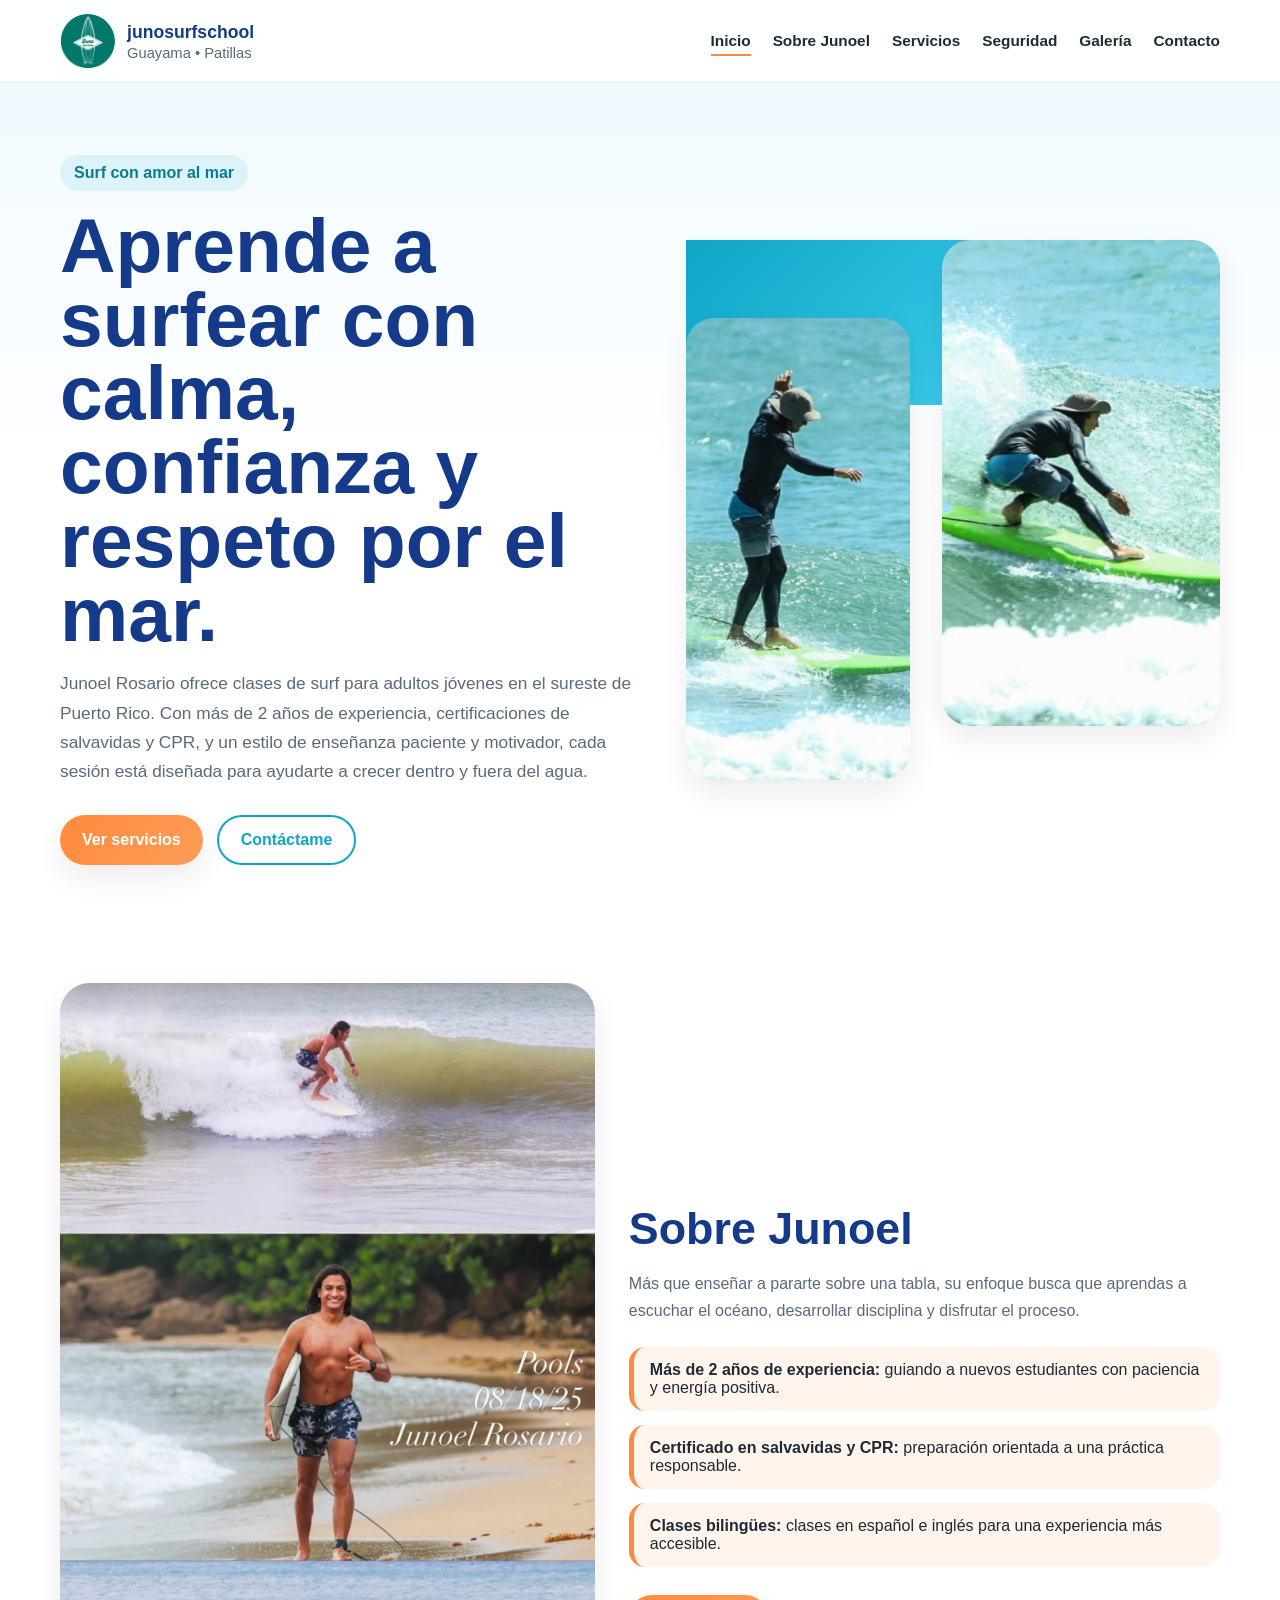
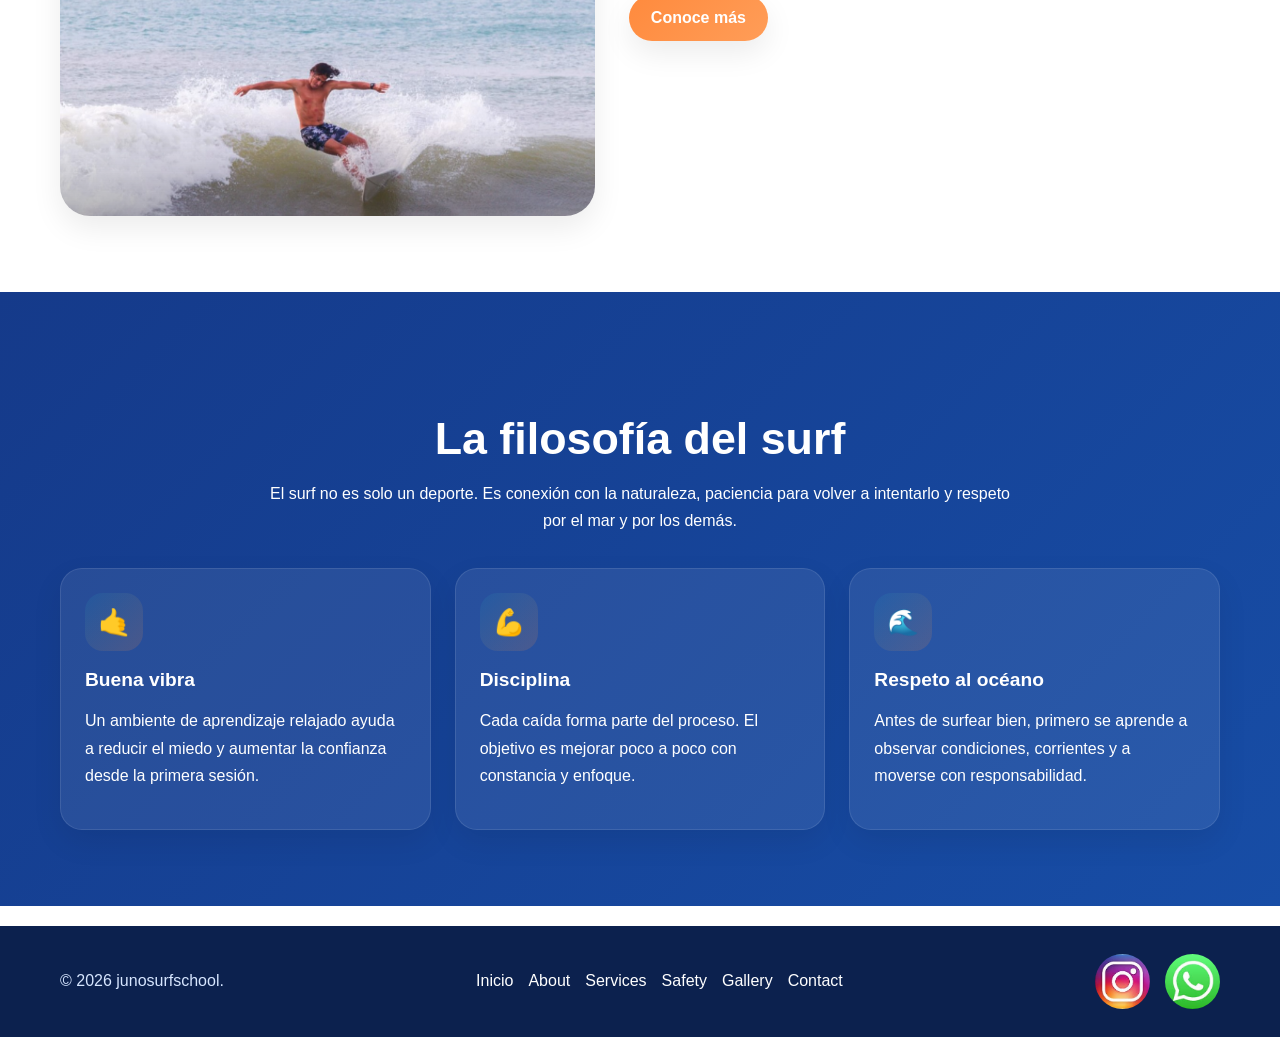
<file: index.html>
<!DOCTYPE html>
<html lang="es">
<head>
  <meta charset="UTF-8" />
  <meta name="viewport" content="width=device-width, initial-scale=1.0" />
  <title>junosurfschool | Inicio</title>
  <meta name="description" content="Clases de surf en Guayama y Patillas con Junoel Rosario. Sitio web informativo del proyecto final de COTI 4210." />
  <link rel="stylesheet" href="style.css" />
</head>
<body>
  <header class="site-header">
    <div class="container navbar">
      <a class="logo-wrap" href="index.html">
        <div class="logo-badge"><img src="img/Logo.png" alt="Logo"></div>
        <div class="logo-text">
          <h1>junosurfschool</h1>
          <p>Guayama • Patillas</p>
        </div>
      </a>
      <button class="menu-toggle" aria-label="Abrir menú">☰</button>
      <nav class="nav-links">
        <a class="active" href="index.html">Inicio</a>
        <a href="about.html">Sobre Junoel</a>
        <a href="services.html">Servicios</a>
        <a href="safety.html">Seguridad</a>
        <a href="gallery.html">Galería</a>
        <a href="contact.html">Contacto</a>
      </nav>
    </div>
  </header>
  <main>
    <section class="hero">
      <div class="container hero-grid">
        <div>
          <span class="eyebrow">Surf con amor al mar</span>
          <h2>Aprende a surfear con calma, confianza y respeto por el mar.</h2>
          <p>
            Junoel Rosario ofrece clases de surf para adultos jóvenes en el sureste de Puerto Rico. Con más de 2 años de experiencia,
            certificaciones de salvavidas y CPR, y un estilo de enseñanza paciente y motivador, cada sesión está diseñada para
            ayudarte a crecer dentro y fuera del agua.
          </p>
          <div class="hero-actions">
            <a class="btn" href="services.html">Ver servicios</a>
            <a class="btn-outline" href="contact.html">Contáctame</a>
          </div>
        </div>
        <div class="hero-card">
          <div class="wave-block"></div>
          <div class="stack-left">
            <img class="ocean-photo" src="img/JunoSurfing.png" alt="Chicken Joe" />
          </div>
          <div class="stack-right">
            <img class="ocean-photo" src="img/ChickenJoe.png" alt="Junoel surfeando" />
          </div>
        </div>
      </div>
    </section>

    <section class="section">
      <div class="container split">
        <div class="photo-panel">
          <img src="img/Junoel.png" alt="Instructor Junoel Rosario" />
        </div>
        <div>
          <div class="section-heading" style="text-align:left; margin:0 0 10px;">
            <h3>Sobre Junoel</h3>
            <p>Más que enseñar a pararte sobre una tabla, su enfoque busca que aprendas a escuchar el océano, desarrollar disciplina y disfrutar el proceso.</p>
          </div>
          <div class="info-list">
            <div class="info-pill"><strong>Más de 2 años de experiencia:</strong> guiando a nuevos estudiantes con paciencia y energía positiva.</div>
            <div class="info-pill"><strong>Certificado en salvavidas y CPR:</strong> preparación orientada a una práctica responsable.</div>
            <div class="info-pill"><strong>Clases bilingües:</strong> clases en español e inglés para una experiencia más accesible.</div>
          </div>
          <div class="hero-actions">
            <a class="btn" href="about.html">Conoce más</a>
          </div>
        </div>
      </div>
    </section>

    <section class="section band">
      <div class="container">
        <div class="section-heading">
          <h3>La filosofía del surf</h3>
          <p>El surf no es solo un deporte. Es conexión con la naturaleza, paciencia para volver a intentarlo y respeto por el mar y por los demás.</p>
        </div>
        <div class="features">
          <article class="card">
            <div class="card-icon">🤙</div>
            <h4>Buena vibra</h4>
            <p>Un ambiente de aprendizaje relajado ayuda a reducir el miedo y aumentar la confianza desde la primera sesión.</p>
          </article>
          <article class="card">
            <div class="card-icon">💪</div>
            <h4>Disciplina</h4>
            <p>Cada caída forma parte del proceso. El objetivo es mejorar poco a poco con constancia y enfoque.</p>
          </article>
          <article class="card">
            <div class="card-icon">🌊</div>
            <h4>Respeto al océano</h4>
            <p>Antes de surfear bien, primero se aprende a observar condiciones, corrientes y a moverse con responsabilidad.</p>
          </article>
        </div>
      </div>
    </section>
  </main>

  <footer class="site-footer">
  <div class="container footer-grid">
    <div>
      <p>© 2026 junosurfschool.</p>
    </div>
    <div class="footer-links">
      <a href="index.html">Inicio</a>
      <a href="about.html">About</a>
      <a href="services.html">Services</a>
      <a href="safety.html">Safety</a>
      <a href="gallery.html">Gallery</a>
      <a href="contact.html">Contact</a>
    </div>
    <div class="social-links">
      <a href="https://instagram.com/junosurfschool/" target="_blank">
        <div class="logo-badge"><img src="img/instalogo.png" alt="Instagram"></div></a>
      <a href="https://wa.me/19393196649" target="_blank">
        <div class="logo-badge"><img src="img/logowhat.png" alt="Whatsapp"></div></a>
    </div>
  </div>
</footer>
  <script src="script.js"></script>
</body>
</html>
</file>
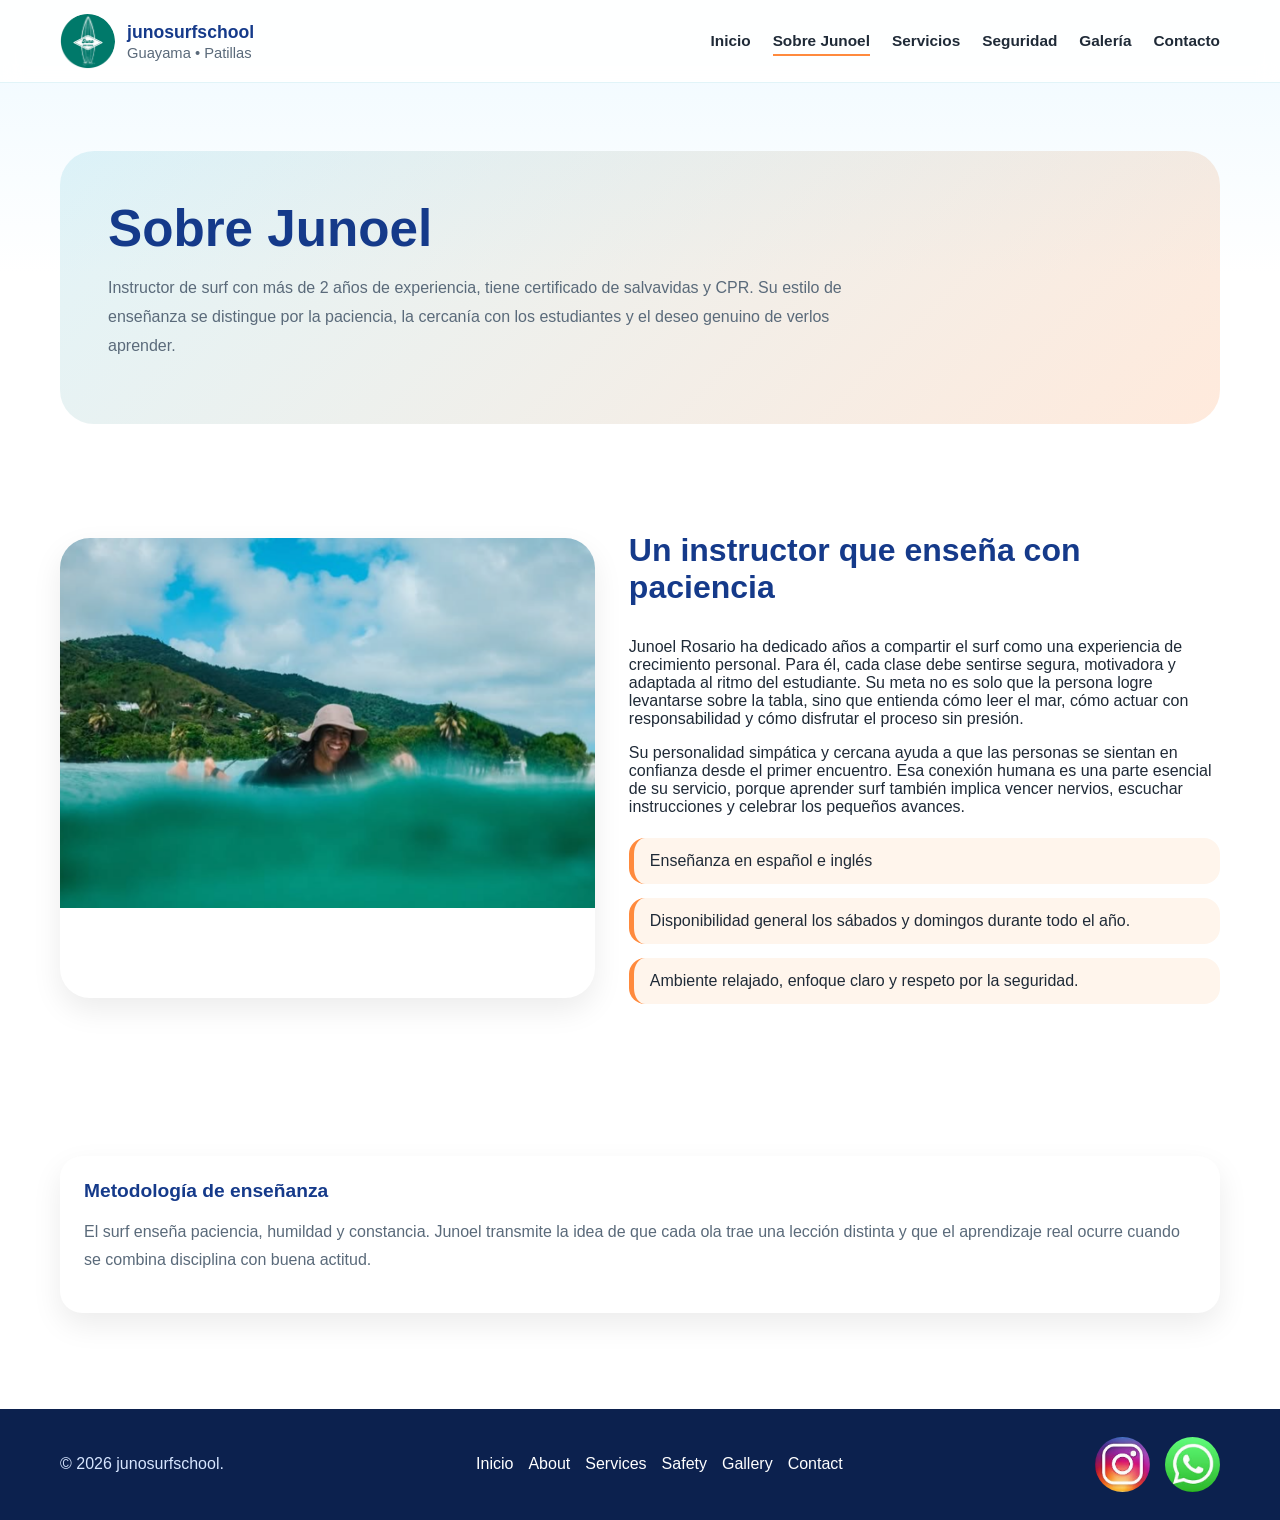
<file: about.html>
<!DOCTYPE html>
<html lang="es">
<head>
  <meta charset="UTF-8" />
  <meta name="viewport" content="width=device-width, initial-scale=1.0" />
  <title>junosurfschool | Sobre Junoel</title>
  <link rel="stylesheet" href="style.css" />
</head>
<body>
  <header class="site-header">
    <div class="container navbar">
      <a class="logo-wrap" href="index.html">
        <div class="logo-badge"><img src="img/Logo.png" alt="Logo"></div>
        <div class="logo-text"><h1>junosurfschool</h1><p>Guayama • Patillas</p></div></a>
        <button class="menu-toggle" aria-label="Abrir menú">☰</button>
      <nav class="nav-links">
        <a href="index.html">Inicio</a>
        <a class="active" href="about.html">Sobre Junoel</a>
        <a href="services.html">Servicios</a>
        <a href="safety.html">Seguridad</a>
        <a href="gallery.html">Galería</a>
        <a href="contact.html">Contacto</a>
      </nav>
    </div>
  </header>

  <main>
    <section class="page-hero">
      <div class="container page-banner">
        <h2>Sobre Junoel</h2>
        <p>Instructor de surf con más de 2 años de experiencia, tiene certificado de salvavidas y CPR. Su estilo de enseñanza se distingue por la paciencia, la cercanía con los estudiantes y el deseo genuino de verlos aprender.</p>
      </div>
    </section>

    <section class="section">
      <div class="container split">
        <div class="photo-panel">
          <img src="img/JunoWater.png" alt="Junoel el instructor" />
        </div>
        <div>
          <h3 style="color:var(--navy); font-size:2rem; margin-top:0;">Un instructor que enseña con paciencia</h3>
          <p>Junoel Rosario ha dedicado años a compartir el surf como una experiencia de crecimiento personal. Para él, cada clase debe sentirse segura, motivadora y adaptada al ritmo del estudiante. Su meta no es solo que la persona logre levantarse sobre la tabla, sino que entienda cómo leer el mar, cómo actuar con responsabilidad y cómo disfrutar el proceso sin presión.</p>
          <p>Su personalidad simpática y cercana ayuda a que las personas se sientan en confianza desde el primer encuentro. Esa conexión humana es una parte esencial de su servicio, porque aprender surf también implica vencer nervios, escuchar instrucciones y celebrar los pequeños avances.</p>
          <div class="info-list">
            <div class="info-pill">Enseñanza en español e inglés</div>
            <div class="info-pill">Disponibilidad general los sábados y domingos durante todo el año.</div>
            <div class="info-pill">Ambiente relajado, enfoque claro y respeto por la seguridad.</div>
          </div>
        </div>
      </div>
    </section>

    <section class="section">
      <div class="container one-col">
        
        <article class="card">
          <h4>Metodología de enseñanza</h4>
          <p>El surf enseña paciencia, humildad y constancia. Junoel transmite la idea de que cada ola trae una lección distinta y que el aprendizaje real ocurre cuando se combina disciplina con buena actitud.</p>
        </article>
      </div>
    </section>
  </main>

  <footer class="site-footer">
  <div class="container footer-grid">
    <div>
      <p>© 2026 junosurfschool.</p>
    </div>
    <div class="footer-links">
      <a href="index.html">Inicio</a>
      <a href="about.html">About</a>
      <a href="services.html">Services</a>
      <a href="safety.html">Safety</a>
      <a href="gallery.html">Gallery</a>
      <a href="contact.html">Contact</a>
    </div>
    <div class="social-links">
      <a href="https://instagram.com/junosurfschool/" target="_blank">
        <div class="logo-badge"><img src="img/instalogo.png" alt="Instagram"></div></a>
      <a href="https://wa.me/19393196649" target="_blank">
        <div class="logo-badge"><img src="img/logowhat.png" alt="Whatsapp"></div></a>
    </div>
  </div>
</footer>
  <script src="script.js"></script>
</body>
</html>
</file>
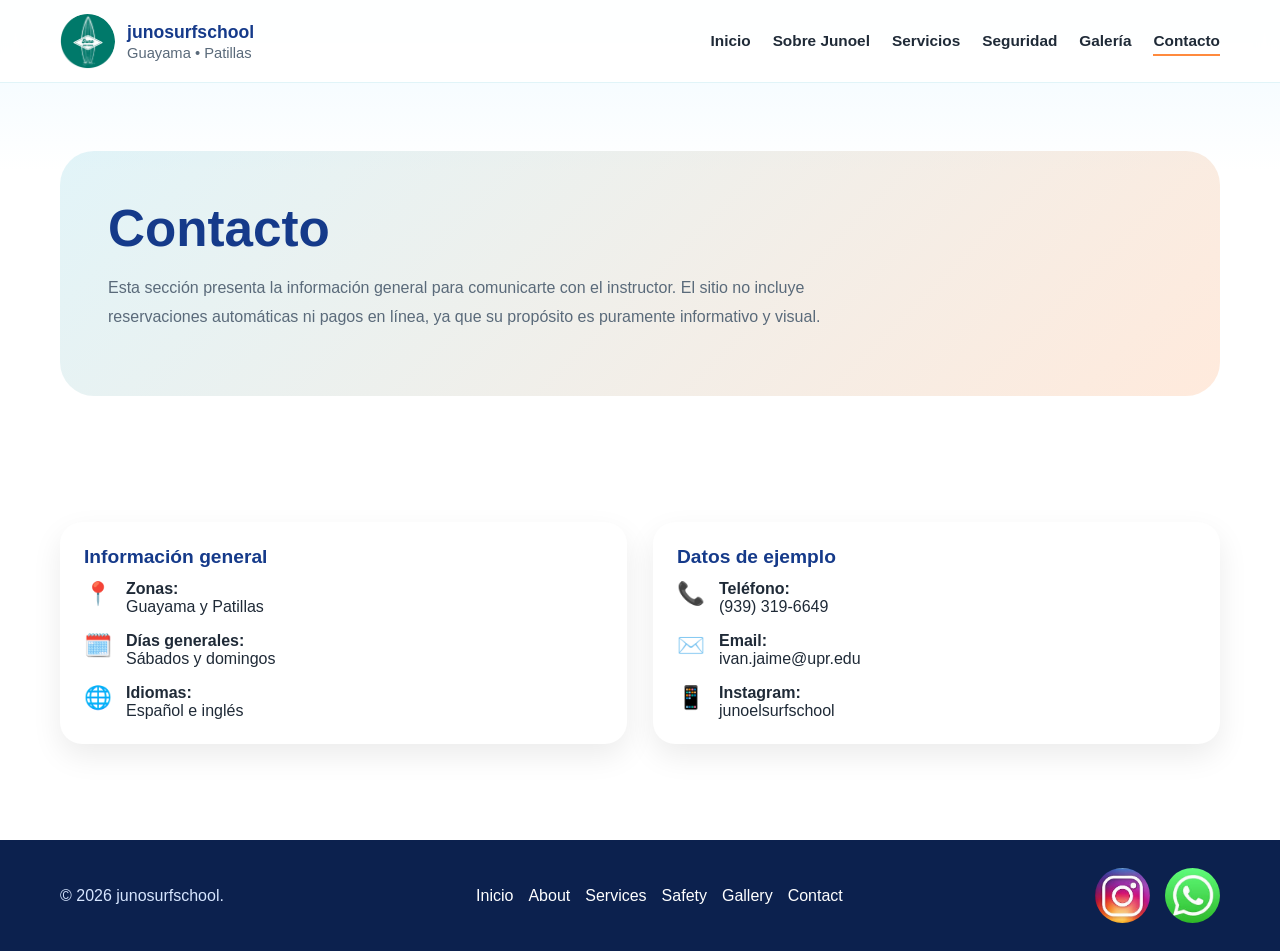
<file: contact.html>
<!DOCTYPE html>
<html lang="es">
<head>
  <meta charset="UTF-8" />
  <meta name="viewport" content="width=device-width, initial-scale=1.0" />
  <title>junosurfschool | Contacto</title>
  <link rel="stylesheet" href="style.css" />
</head>
<body>
  <header class="site-header">
    <div class="container navbar">
      <a class="logo-wrap" href="index.html">
        <div class="logo-badge"><img src="img/Logo.png" alt="Logo"></div>
        <div class="logo-text"><h1>junosurfschool</h1><p>Guayama • Patillas</p></div></a>
        <button class="menu-toggle" aria-label="Abrir menú">☰</button>
      <nav class="nav-links">
        <a href="index.html">Inicio</a>
        <a href="about.html">Sobre Junoel</a>
        <a href="services.html">Servicios</a>
        <a href="safety.html">Seguridad</a>
        <a href="gallery.html">Galería</a>
        <a class="active" href="contact.html">Contacto</a>
      </nav>
    </div>
  </header>

  <main>
    <section class="page-hero">
      <div class="container page-banner">
        <h2>Contacto</h2>
        <p>Esta sección presenta la información general para comunicarte con el instructor. El sitio no incluye reservaciones automáticas ni pagos en línea, ya que su propósito es puramente informativo y visual.</p>
      </div>
    </section>
<h3></h3>
    <section class="section">
      <div class="container contact-box">
        <article class="card">
          <h4>Información general</h4>
          <div class="contact-list">
            <div class="contact-item"><span>📍</span><div><strong>Zonas:</strong><br>Guayama y Patillas</div></div>
            <div class="contact-item"><span>🗓️</span><div><strong>Días generales:</strong><br>Sábados y domingos</div></div>
            <div class="contact-item"><span>🌐</span><div><strong>Idiomas:</strong><br>Español e inglés</div></div>
          </div>
        </article>
        <article class="card">
          <h4>Datos de ejemplo</h4>
          <div class="contact-list">
            <div class="contact-item"><span>📞</span><div><strong>Teléfono:</strong><br>(939) 319-6649</div></div>
            <div class="contact-item"><span>✉️</span><div><strong>Email:</strong><br>ivan.jaime@upr.edu</div></div>
            <div class="contact-item"><span>📱</span><div><strong>Instagram:</strong><br>junoelsurfschool</div></div>
          </div>
        </article>
      </div>
    </section>
  </main>

  <footer class="site-footer">
  <div class="container footer-grid">
    <div>
      <p>© 2026 junosurfschool.</p>
    </div>
    <div class="footer-links">
      <a href="index.html">Inicio</a>
      <a href="about.html">About</a>
      <a href="services.html">Services</a>
      <a href="safety.html">Safety</a>
      <a href="gallery.html">Gallery</a>
      <a href="contact.html">Contact</a>
    </div>
    <div class="social-links">
      <a href="https://instagram.com/junosurfschool/" target="_blank">
        <div class="logo-badge"><img src="img/instalogo.png" alt="Instagram"></div></a>
      <a href="https://wa.me/19393196649" target="_blank">
        <div class="logo-badge"><img src="img/logowhat.png" alt="Whatsapp"></div></a>
    </div>
  </div>
</footer>
  <script src="script.js"></script>
</body>
</html>
</file>
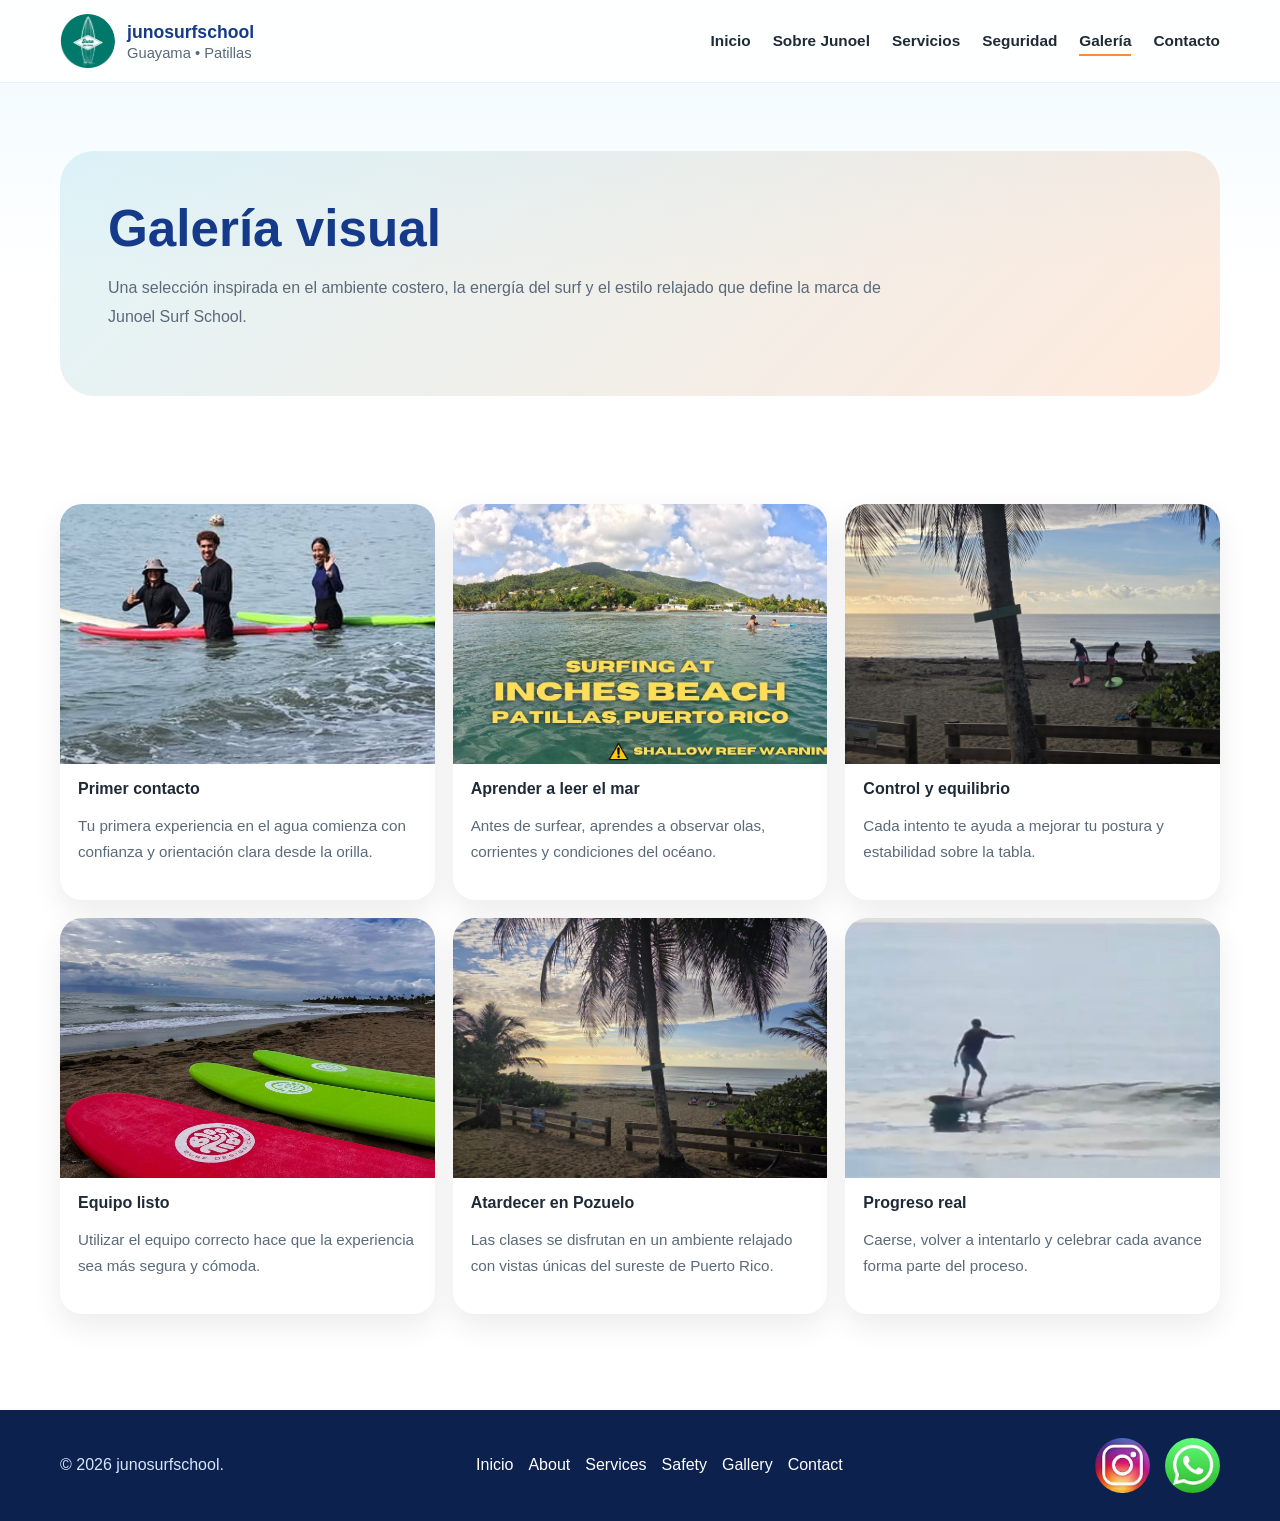
<file: gallery.html>
<!DOCTYPE html>
<html lang="es">
<head>
  <meta charset="UTF-8" />
  <meta name="viewport" content="width=device-width, initial-scale=1.0" />
  <title>junosurfschool | Galería</title>
  <link rel="stylesheet" href="style.css" />
</head>
<body>
  <header class="site-header">
    <div class="container navbar">
      <a class="logo-wrap" href="index.html">
        <div class="logo-badge"><img src="img/Logo.png" alt="Logo"></div>
        <div class="logo-text"><h1>junosurfschool</h1><p>Guayama • Patillas</p></div></a>
        <button class="menu-toggle" aria-label="Abrir menú">☰</button>
      <nav class="nav-links">
        <a href="index.html">Inicio</a>
        <a href="about.html">Sobre Junoel</a>
        <a href="services.html">Servicios</a>
        <a href="safety.html">Seguridad</a>
        <a class="active" href="gallery.html">Galería</a>
        <a href="contact.html">Contacto</a>
      </nav>
    </div>
  </header>

  <main>
    <section class="page-hero">
      <div class="container page-banner">
        <h2>Galería visual</h2>
        <p>Una selección inspirada en el ambiente costero, la energía del surf y el estilo relajado que define la marca de Junoel Surf School.</p>
      </div>
    </section>

    <section class="section">
      <div class="container gallery-grid">
        <article class="card"><img src="img/Besties.png" alt="Surfistas entrando al agua"><div class="gallery-caption"><strong>Primer contacto</strong><p class="small-note">Tu primera experiencia en el agua comienza con confianza y orientación clara desde la orilla.</p></div></article>
        <article class="card"><img src="img/inches.jpg" alt="Playa Inches Patillas"><div class="gallery-caption"><strong>Aprender a leer el mar</strong><p class="small-note">Antes de surfear, aprendes a observar olas, corrientes y condiciones del océano.</p></div></article>
        <article class="card"><img src="img/us-surfing.jpeg" alt="Tablas de surf"><div class="gallery-caption"><strong>Control y equilibrio</strong><p class="small-note">Cada intento te ayuda a mejorar tu postura y estabilidad sobre la tabla.</p></div></article>
        <article class="card"><img src="img/Surfboards.png" alt="Aprendiendo la tecnica"><div class="gallery-caption"><strong>Equipo listo</strong><p class="small-note">Utilizar el equipo correcto hace que la experiencia sea más segura y cómoda.</p></div></article>
        <article class="card"><img src="img/sunset-pozuelo.jpeg" alt="Atardecer en la playa de Pozuelo"><div class="gallery-caption"><strong>Atardecer en Pozuelo</strong><p class="small-note">Las clases se disfrutan en un ambiente relajado con vistas únicas del sureste de Puerto Rico.</p></div></article>
        <article class="card"><img src="img/Yo-surfeando.jpeg" alt="Surfista en el agua"><div class="gallery-caption"><strong>Progreso real</strong><p class="small-note">Caerse, volver a intentarlo y celebrar cada avance forma parte del proceso.</p></div></article>
      </div>
    </section>
  </main>

  <footer class="site-footer">
  <div class="container footer-grid">
    <div>
      <p>© 2026 junosurfschool.</p>
    </div>
    <div class="footer-links">
      <a href="index.html">Inicio</a>
      <a href="about.html">About</a>
      <a href="services.html">Services</a>
      <a href="safety.html">Safety</a>
      <a href="gallery.html">Gallery</a>
      <a href="contact.html">Contact</a>
    </div>
    <div class="social-links">
      <a href="https://instagram.com/junosurfschool/" target="_blank">
        <div class="logo-badge"><img src="img/instalogo.png" alt="Instagram"></div></a>
      <a href="https://wa.me/19393196649" target="_blank">
        <div class="logo-badge"><img src="img/logowhat.png" alt="Whatsapp"></div></a>
    </div>
  </div>
</footer>
  <script src="script.js"></script>
</body>
</html>
</file>
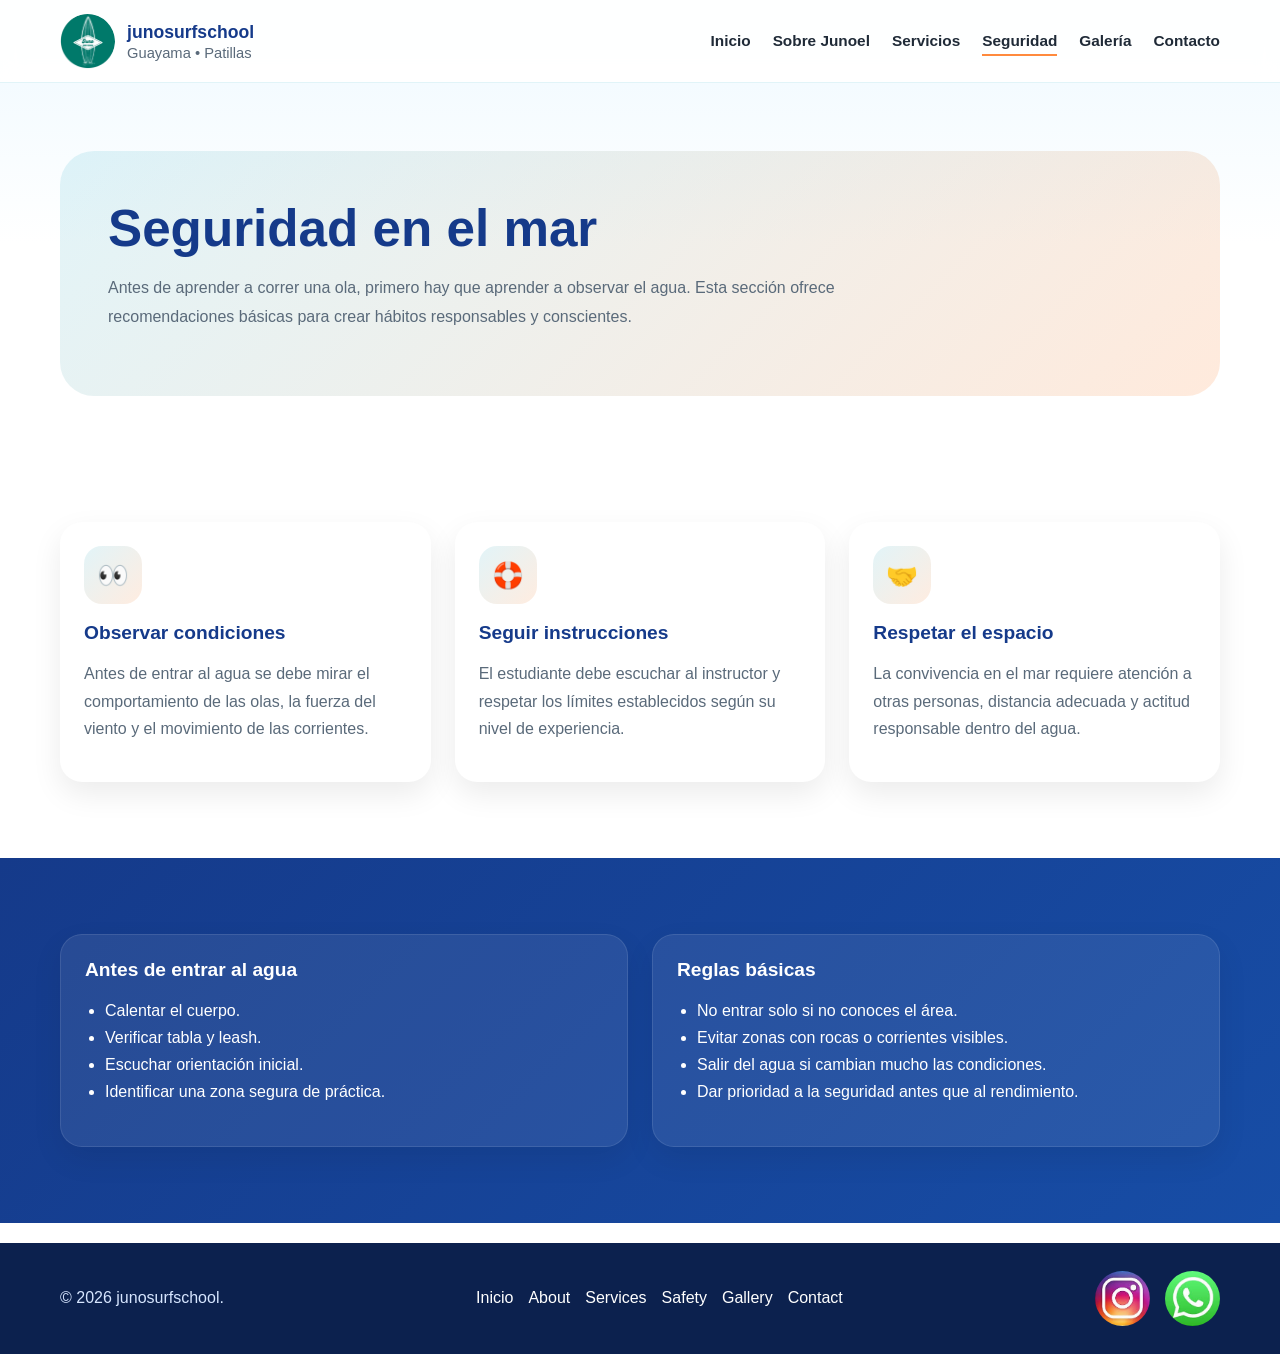
<file: safety.html>
<!DOCTYPE html>
<html lang="es">
<head>
  <meta charset="UTF-8" />
  <meta name="viewport" content="width=device-width, initial-scale=1.0" />
  <title>junosurfschool | Seguridad en el mar</title>
  <link rel="stylesheet" href="style.css" />
</head>
<body>
  <header class="site-header">
    <div class="container navbar">
      <a class="logo-wrap" href="index.html">
        <div class="logo-badge"><img src="img/Logo.png" alt="Logo"></div>
        <div class="logo-text"><h1>junosurfschool</h1><p>Guayama • Patillas</p></div></a>
        <button class="menu-toggle" aria-label="Abrir menú">☰</button>
      <nav class="nav-links">
        <a href="index.html">Inicio</a>
        <a href="about.html">Sobre Junoel</a>
        <a href="services.html">Servicios</a>
        <a class="active" href="safety.html">Seguridad</a>
        <a href="gallery.html">Galería</a>
        <a href="contact.html">Contacto</a>
      </nav>
    </div>
  </header>

  <main>
    <section class="page-hero">
      <div class="container page-banner">
        <h2>Seguridad en el mar</h2>
        <p>Antes de aprender a correr una ola, primero hay que aprender a observar el agua. Esta sección ofrece recomendaciones básicas para crear hábitos responsables y conscientes.</p>
      </div>
    </section>
<h3></h3>
    <section class="section">
      <div class="container features">
        <article class="card"><div class="card-icon">👀</div><h4>Observar condiciones</h4><p>Antes de entrar al agua se debe mirar el comportamiento de las olas, la fuerza del viento y el movimiento de las corrientes.</p></article>
        <article class="card"><div class="card-icon">🛟</div><h4>Seguir instrucciones</h4><p>El estudiante debe escuchar al instructor y respetar los límites establecidos según su nivel de experiencia.</p></article>
        <article class="card"><div class="card-icon">🤝</div><h4>Respetar el espacio</h4><p>La convivencia en el mar requiere atención a otras personas, distancia adecuada y actitud responsable dentro del agua.</p></article>
      </div>
    </section>

    <section class="section band">
      <div class="container two-col">
        <article class="card">
          <h4>Antes de entrar al agua</h4>
          <ul class="clean">
            <li>Calentar el cuerpo.</li>
            <li>Verificar tabla y leash.</li>
            <li>Escuchar orientación inicial.</li>
            <li>Identificar una zona segura de práctica.</li>
          </ul>
        </article>
        <article class="card">
          <h4>Reglas básicas</h4>
          <ul class="clean">
            <li>No entrar solo si no conoces el área.</li>
            <li>Evitar zonas con rocas o corrientes visibles.</li>
            <li>Salir del agua si cambian mucho las condiciones.</li>
            <li>Dar prioridad a la seguridad antes que al rendimiento.</li>
          </ul>
        </article>
      </div>
    </section>
  </main>

  <footer class="site-footer">
  <div class="container footer-grid">
    <div>
      <p>© 2026 junosurfschool.</p>
    </div>
    <div class="footer-links">
      <a href="index.html">Inicio</a>
      <a href="about.html">About</a>
      <a href="services.html">Services</a>
      <a href="safety.html">Safety</a>
      <a href="gallery.html">Gallery</a>
      <a href="contact.html">Contact</a>
    </div>
    <div class="social-links">
      <a href="https://instagram.com/junosurfschool/" target="_blank">
        <div class="logo-badge"><img src="img/instalogo.png" alt="Instagram"></div></a>
      <a href="https://wa.me/19393196649" target="_blank">
        <div class="logo-badge"><img src="img/logowhat.png" alt="Whatsapp"></div></a>
    </div>
  </div>
</footer>
  <script src="script.js"></script>
</body>
</html>
</file>
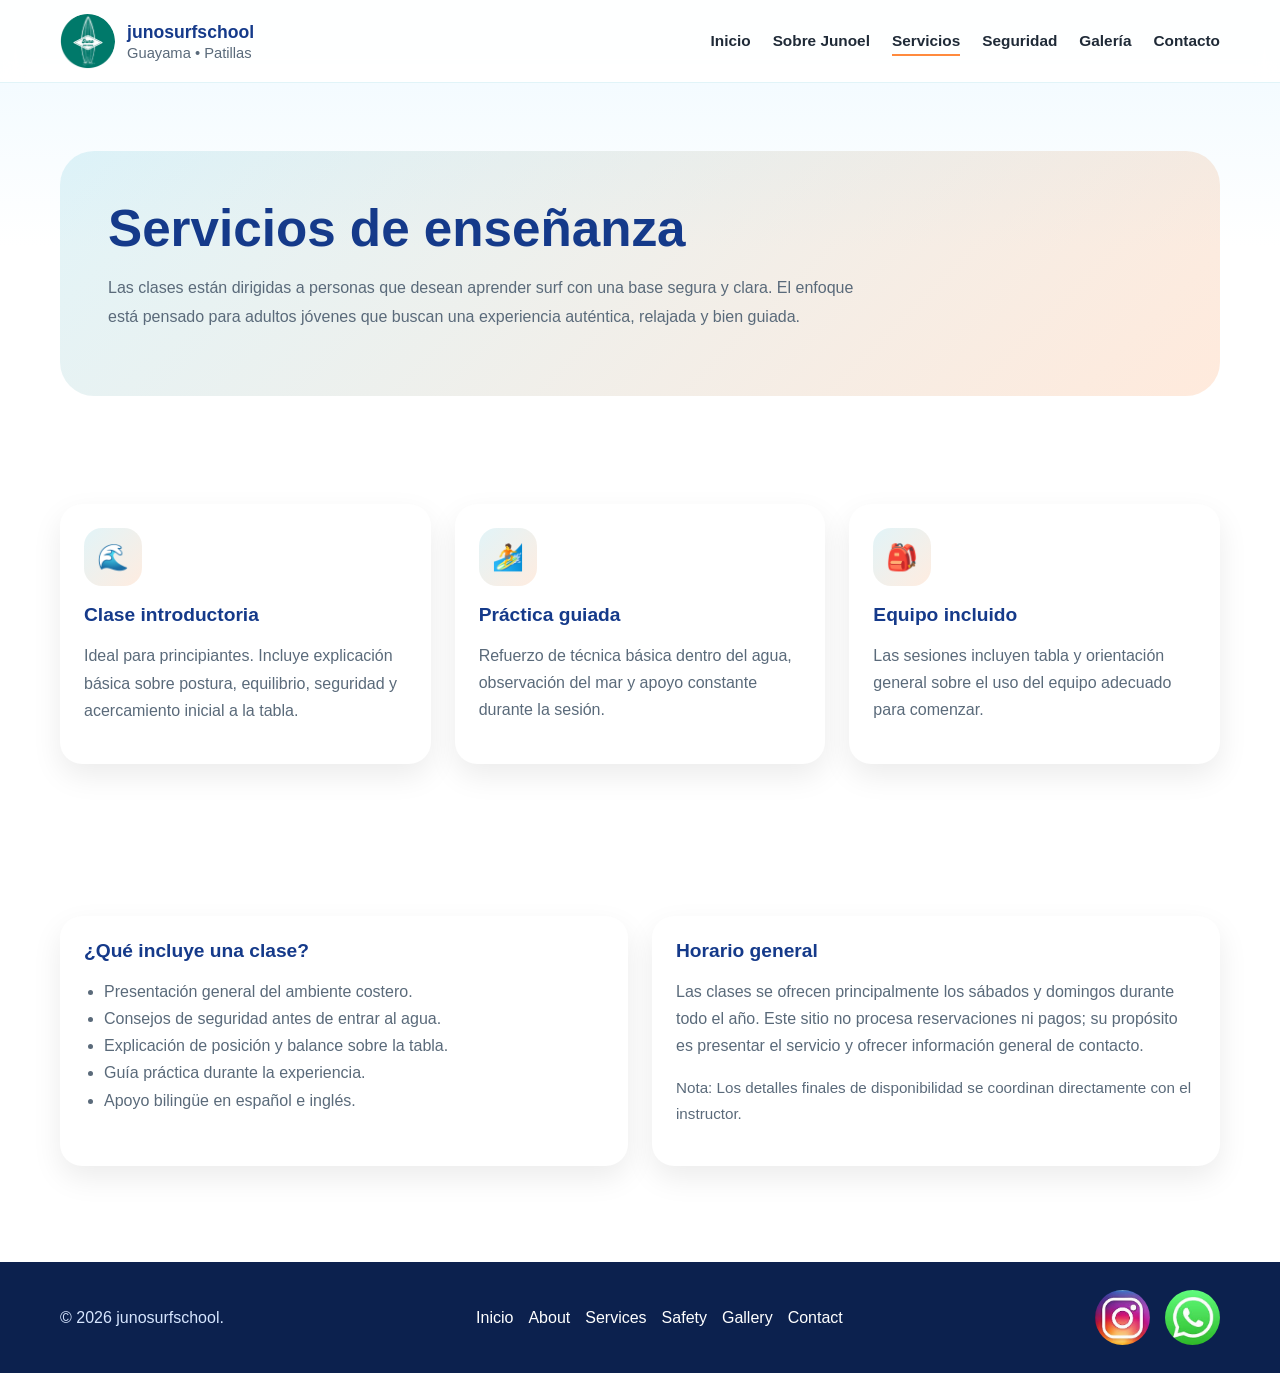
<file: services.html>
<!DOCTYPE html>
<html lang="es">
<head>
  <meta charset="UTF-8" />
  <meta name="viewport" content="width=device-width, initial-scale=1.0" />
  <title>junosurfschool | Servicios</title>
  <link rel="stylesheet" href="style.css" />
</head>
<body>
  <header class="site-header">
    <div class="container navbar">
      <a class="logo-wrap" href="index.html">
        <div class="logo-badge"><img src="img/Logo.png" alt="Logo"></div>
        <div class="logo-text"><h1>junosurfschool</h1><p>Guayama • Patillas</p></div></a>
        <button class="menu-toggle" aria-label="Abrir menú">☰</button>
      <nav class="nav-links">
        <a href="index.html">Inicio</a>
        <a href="about.html">Sobre Junoel</a>
        <a class="active" href="services.html">Servicios</a>
        <a href="safety.html">Seguridad</a>
        <a href="gallery.html">Galería</a>
        <a href="contact.html">Contacto</a>
      </nav>
    </div>
  </header>

  <main>
    <section class="page-hero">
      <div class="container page-banner">
        <h2>Servicios de enseñanza</h2>
        <p>Las clases están dirigidas a personas que desean aprender surf con una base segura y clara. El enfoque está pensado para adultos jóvenes que buscan una experiencia auténtica, relajada y bien guiada.</p>
      </div>
    </section>

    <section class="section">
      <div class="container features">
        <article class="card">
          <div class="card-icon">🌊</div>
          <h3></h3>
          <h4>Clase introductoria</h4>
          <p>Ideal para principiantes. Incluye explicación básica sobre postura, equilibrio, seguridad y acercamiento inicial a la tabla.</p>
        </article>
        <article class="card">
          <div class="card-icon">🏄</div>
          <h4>Práctica guiada</h4>
          <p>Refuerzo de técnica básica dentro del agua, observación del mar y apoyo constante durante la sesión.</p>
        </article>
        <article class="card">
          <div class="card-icon">🎒</div>
          <h4>Equipo incluido</h4>
          <p>Las sesiones incluyen tabla y orientación general sobre el uso del equipo adecuado para comenzar.</p>
        </article>
      </div>
    </section>

    <section class="section">
      <div class="container two-col">
        <article class="card">
          <h4>¿Qué incluye una clase?</h4>
          <ul class="clean">
            <li>Presentación general del ambiente costero.</li>
            <li>Consejos de seguridad antes de entrar al agua.</li>
            <li>Explicación de posición y balance sobre la tabla.</li>
            <li>Guía práctica durante la experiencia.</li>
            <li>Apoyo bilingüe en español e inglés.</li>
          </ul>
        </article>
        <article class="card">
          <h4>Horario general</h4>
          <p>Las clases se ofrecen principalmente los sábados y domingos durante todo el año. Este sitio no procesa reservaciones ni pagos; su propósito es presentar el servicio y ofrecer información general de contacto.</p>
          <p class="small-note">Nota: Los detalles finales de disponibilidad se coordinan directamente con el instructor.</p>
        </article>
      </div>
    </section>
  </main>

  <footer class="site-footer">
  <div class="container footer-grid">
    <div>
      <p>© 2026 junosurfschool.</p>
    </div>
    <div class="footer-links">
      <a href="index.html">Inicio</a>
      <a href="about.html">About</a>
      <a href="services.html">Services</a>
      <a href="safety.html">Safety</a>
      <a href="gallery.html">Gallery</a>
      <a href="contact.html">Contact</a>
    </div>
    <div class="social-links">
      <a href="https://instagram.com/junosurfschool/" target="_blank">
        <div class="logo-badge"><img src="img/instalogo.png" alt="Instagram"></div></a>
      <a href="https://wa.me/19393196649" target="_blank">
        <div class="logo-badge"><img src="img/logowhat.png" alt="Whatsapp"></div></a>
    </div>
  </div>
</footer>
  <script src="script.js"></script>
</body>
</html>
</file>
<file: style.css>
:root {
  --navy: #153a8a;
  --ocean: #0ea5c6;
  --teal: #0b7c8f;
  --sunset: #ff8a3d;
  --foam: #f5fbff;
  --sand: #fff5ec;
  --text: #1f2a37;
  --muted: #5a6a7a;
  --white: #ffffff;
  --shadow: 0 12px 30px rgba(0, 0, 0, 0.08);
  --radius: 22px;
  --max: 1160px;
}

* {
  box-sizing: border-box;
}

html {
  scroll-behavior: smooth;
}

body {
  margin: 0;
  font-family: Arial, Helvetica, sans-serif;
  color: var(--text);
  background: linear-gradient(180deg, #eef9ff 0%, #ffffff 18%, #ffffff 100%);
}

a {
  color: inherit;
  text-decoration: none;
}

img {
  max-width: 100%;
  display: block;
}

.container {
  width: min(92%, var(--max));
  margin: 0 auto;
}

.site-header {
  position: sticky;
  top: 0;
  z-index: 1000;
  background: rgba(255, 255, 255, 0.93);
  backdrop-filter: blur(10px);
  border-bottom: 1px solid rgba(14, 165, 198, 0.12);
}

.navbar {
  display: flex;
  align-items: center;
  justify-content: space-between;
  min-height: 82px;
  gap: 16px;
}

.logo-wrap {
  display: flex;
  align-items: center;
  gap: 12px;
}

.logo-badge {
  width: 55px;
  height: 55px;
  border-radius: 50%;
  overflow: hidden;
}

.logo-badge img {
  width: 100%;
  height: 100%;
  object-fit: cover;
}

.logo-text h1 {
  font-size: 1.1rem;
  margin: 0;
  color: var(--navy);
}

.logo-text p {
  margin: 2px 0 0;
  color: var(--muted);
  font-size: 0.92rem;
}

.nav-links {
  display: flex;
  gap: 22px;
  align-items: center;
}

.nav-links a {
  color: var(--text);
  font-weight: 600;
  font-size: 0.96rem;
  position: relative;
}

.nav-links a::after {
  content: "";
  position: absolute;
  left: 0;
  bottom: -6px;
  width: 0;
  height: 2px;
  background: var(--sunset);
  transition: width 0.25s ease;
}

.nav-links a:hover::after,
.nav-links a.active::after {
  width: 100%;
}

.menu-toggle {
  display: none;
  background: none;
  border: none;
  font-size: 1.7rem;
  cursor: pointer;
  color: var(--navy);
}

.btn,
.btn-outline {
  display: inline-flex;
  align-items: center;
  justify-content: center;
  padding: 14px 22px;
  border-radius: 999px;
  font-weight: 700;
  transition: transform 0.2s ease, opacity 0.2s ease, background 0.2s ease;
}

.btn {
  background: linear-gradient(135deg, var(--sunset), #ff9d58);
  color: var(--white);
  box-shadow: var(--shadow);
}

.btn-outline {
  border: 2px solid var(--ocean);
  color: var(--ocean);
  background: var(--white);
}

.btn:hover,
.btn-outline:hover {
  transform: translateY(-2px);
  opacity: 0.95;
}

.hero {
  padding: 72px 0 42px;
}

.hero-grid {
  display: grid;
  grid-template-columns: 1.05fr 0.95fr;
  gap: 36px;
  align-items: center;
}

.eyebrow {
  display: inline-block;
  background: rgba(14, 165, 198, 0.1);
  color: var(--teal);
  border-radius: 999px;
  padding: 9px 14px;
  font-weight: 700;
  margin-bottom: 18px;
}

.hero h2 {
  font-size: clamp(2.4rem, 6vw, 4.8rem);
  line-height: 0.96;
  color: var(--navy);
  margin: 0 0 18px;
}

.hero p {
  color: var(--muted);
  font-size: 1.08rem;
  line-height: 1.7;
}

.hero-actions {
  display: flex;
  gap: 14px;
  margin-top: 28px;
  flex-wrap: wrap;
}

.hero-card {
  position: relative;
  min-height: 540px;
}

.stack-left,
.stack-right {
  position: absolute;
  overflow: hidden;
  border-radius: 28px;
  box-shadow: var(--shadow);
}

.stack-left {
  width: 42%;
  left: 0;
  top: 78px;
  bottom: 0;
}

.stack-right {
  width: 52%;
  right: 0;
  top: 0;
  bottom: 54px;
}

.wave-block {
  position: absolute;
  top: 0;
  left: 0;
  width: 62%;
  height: 165px;
  border-radius: 0 0 34px 0;
  background: linear-gradient(135deg, var(--ocean), #3fd0ef);
}

.ocean-photo {
  width: 100%;
  height: 100%;
  object-fit: cover;
}

.section {
  padding: 76px 0;
}

.section-heading {
  text-align: center;
  max-width: 760px;
  margin: 0 auto 34px;
}

.section-heading h3 {
  font-size: clamp(1.8rem, 4vw, 2.8rem);
  color: var(--navy);
  margin-bottom: 12px;
}

.section-heading p {
  color: var(--muted);
  line-height: 1.7;
}

.features {
  display: grid;
  grid-template-columns: repeat(3, 1fr);
  gap: 24px;
}

.card {
  background: var(--white);
  border-radius: var(--radius);
  box-shadow: var(--shadow);
  padding: 24px;
}

.card-icon {
  width: 58px;
  height: 58px;
  border-radius: 18px;
  display: grid;
  place-items: center;
  font-size: 1.6rem;
  margin-bottom: 18px;
  background: linear-gradient(135deg, rgba(14, 165, 198, 0.12), rgba(255, 138, 61, 0.16));
}

.card h4 {
  margin: 0 0 12px;
  color: var(--navy);
  font-size: 1.2rem;
}

.card p,
.card li {
  color: var(--muted);
  line-height: 1.7;
}

.split {
  display: grid;
  grid-template-columns: 0.95fr 1.05fr;
  gap: 34px;
  align-items: center;
}

.photo-panel {
  overflow: hidden;
  border-radius: 30px;
  min-height: 460px;
  box-shadow: var(--shadow);
}

.photo-panel img {
  width: 100%;
  height: 100%;
  object-fit: cover;
}

.info-list {
  display: grid;
  gap: 14px;
  margin-top: 22px;
}

.info-pill {
  background: var(--sand);
  border-left: 5px solid var(--sunset);
  padding: 14px 16px;
  border-radius: 16px;
  color: var(--text);
}

.band {
  background: linear-gradient(135deg, var(--navy), #174da6);
  color: var(--white);
}

.band .section-heading h3,
.band .section-heading p,
.band h4,
.band p,
.band li {
  color: var(--white);
}

.band .card {
  background: rgba(255, 255, 255, 0.08);
  border: 1px solid rgba(255, 255, 255, 0.1);
}

.gallery-grid {
  display: grid;
  grid-template-columns: repeat(3, 1fr);
  gap: 18px;
}

.gallery-grid .card {
  padding: 0;
  overflow: hidden;
}

.gallery-grid img {
  width: 100%;
  height: 260px;
  object-fit: cover;
}

.gallery-caption {
  padding: 16px 18px 20px;
}

.contact-box {
  display: grid;
  grid-template-columns: 1fr 1fr;
  gap: 26px;
}

.contact-list {
  display: grid;
  gap: 16px;
}

.contact-item {
  display: flex;
  gap: 14px;
  align-items: flex-start;
}

.contact-item span {
  font-size: 1.4rem;
}

.site-footer {
  background: #0c214e;
  color: #d7e6ff;
  padding: 28px 0;
  margin-top: 20px;
}

.footer-grid {
  display: flex;
  justify-content: space-between;
  gap: 16px;
  align-items: center;
  flex-wrap: wrap;
}

.footer-links,
.social-links {
  display: flex;
  align-items: center;
  gap: 15px;
}

.social-badge {
  width: 45px;
  height: 45px;
  border-radius: 50%;
  overflow: hidden;
}

.social-badge img {
  width: 100%;
  height: 100%;
  object-fit: cover;
}

.social-badge:hover {
  transform: scale(1.08);
}

.footer-links a,
.social-links a {
  color: white;
  text-decoration: none;
}

.footer-links a:hover,
.social-links a:hover {
  color: #ff8a3d;
}

.page-hero {
  padding: 68px 0 32px;
}

.page-banner {
  background: linear-gradient(135deg, rgba(14,165,198,0.12), rgba(255,138,61,0.18));
  border-radius: 34px;
  padding: 48px;
}

.page-banner h2 {
  font-size: clamp(2rem, 4vw, 3.4rem);
  margin: 0 0 12px;
  color: var(--navy);
}

.page-banner p {
  color: var(--muted);
  max-width: 780px;
  line-height: 1.8;
}

.two-col {
  display: grid;
  grid-template-columns: 1fr 1fr;
  gap: 24px;
}

ul.clean {
  padding-left: 20px;
}

.highlight {
  color: var(--ocean);
  font-weight: 700;
}

.small-note {
  font-size: 0.95rem;
  color: var(--muted);
}

@media (max-width: 900px) {

.menu-toggle {
    display: block;
  }

  .hero-grid,
  .split,
  .contact-box,
  .two-col,
  .features,
  .gallery-grid {
    grid-template-columns: 1fr;
  }

  .hero-card {
    min-height: 460px;
  }

  .nav-links {
    position: fixed;
    inset: 82px 0 auto 0;
    background: white;
    flex-direction: column;
    padding: 22px;
    box-shadow: var(--shadow);
    display: none;
  }

  .nav-links.open {
    display: flex;
  }

}

@media (max-width: 640px) {
  .hero {
    padding-top: 34px;
  }

  .page-banner,
  .card {
    padding: 22px;
  }

  .stack-left {
    width: 46%;
  }

  .stack-right {
    width: 50%;
  }

  .hero h2 {
    line-height: 1.03;
  }
}
</file>
